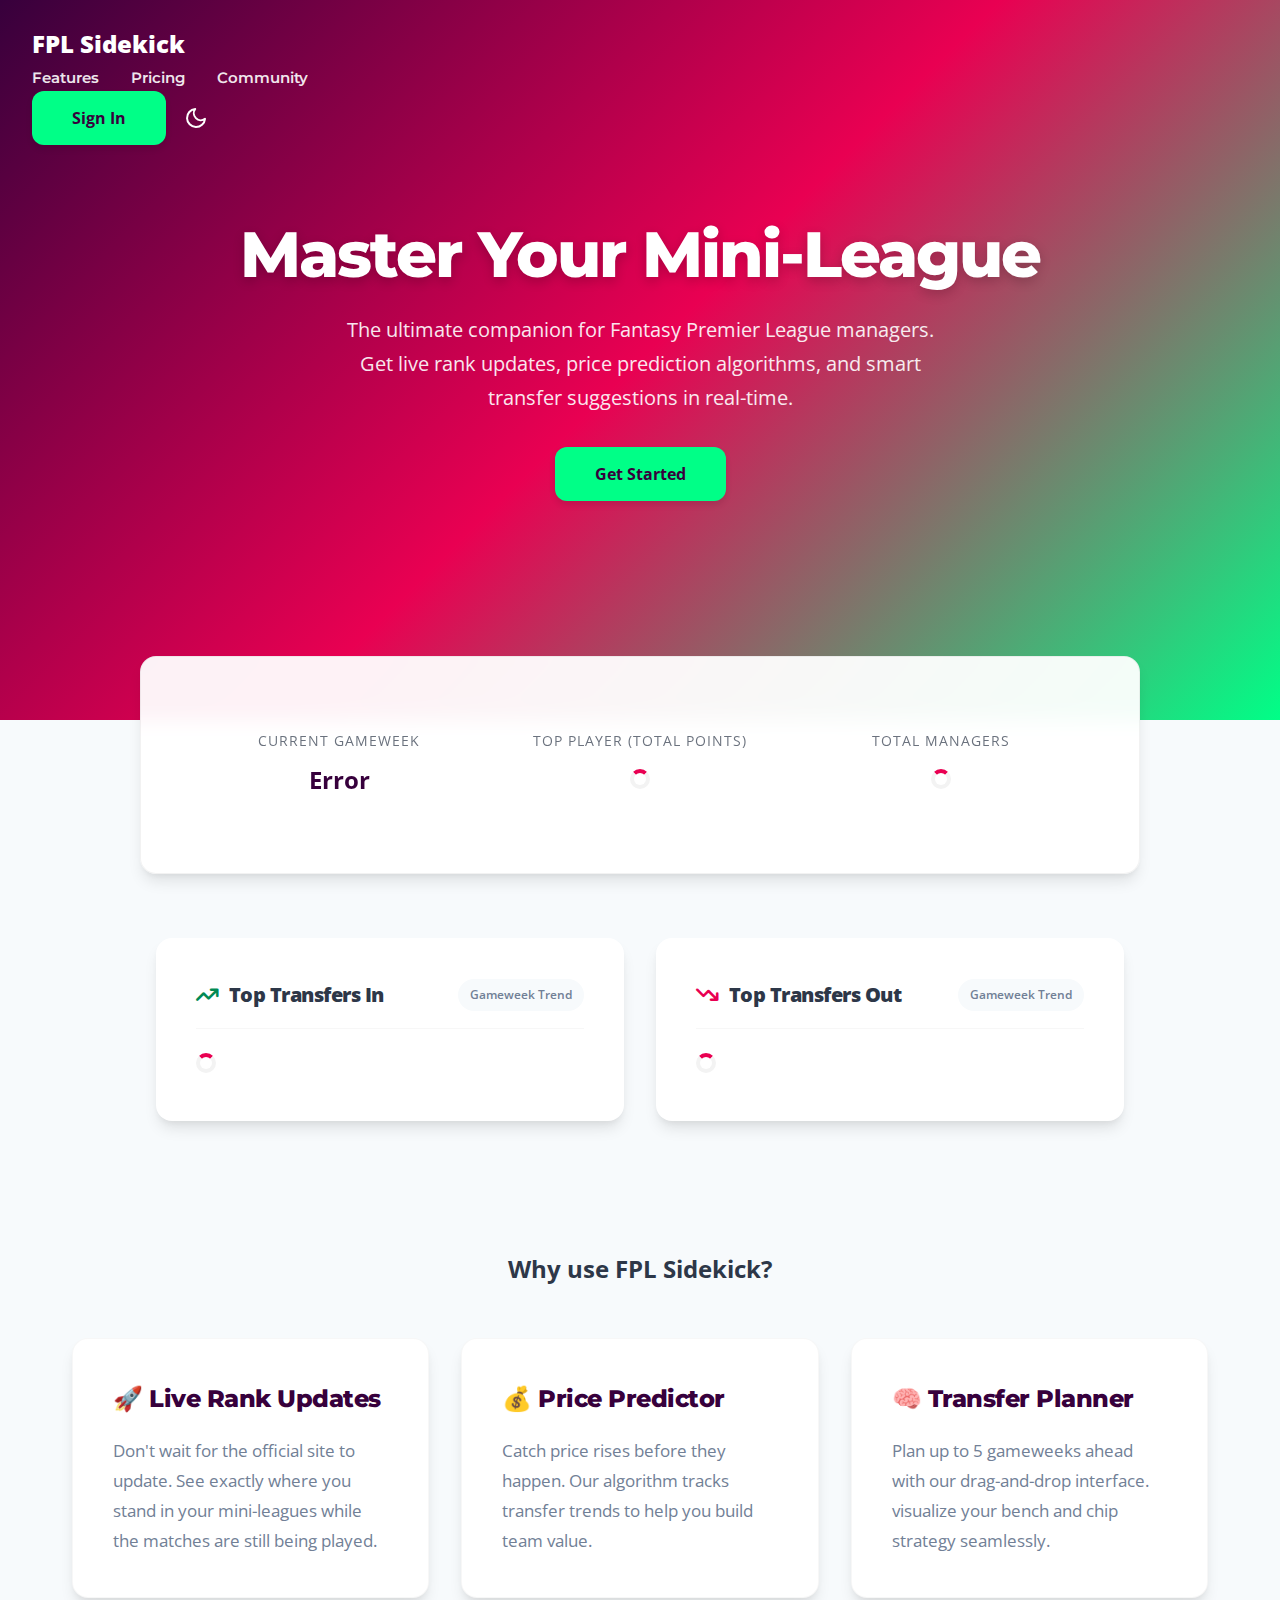
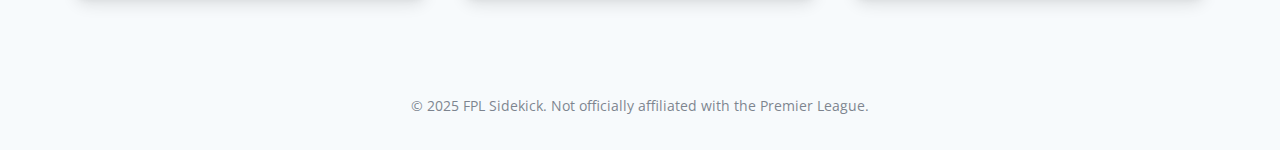
<file: index.html>
<!DOCTYPE html>
<html lang="en" data-theme="light">
<head>
    <meta charset="UTF-8">
    <meta name="viewport" content="width=device-width, initial-scale=1.0">
    <title>FPL Sidekick | Your Fantasy Premier League Companion</title>
    <link href="https://fonts.googleapis.com/css2?family=Montserrat:wght@700;800&family=Open+Sans:wght@400;600&display=swap" rel="stylesheet">
    <link rel="stylesheet" href="https://cdnjs.cloudflare.com/ajax/libs/font-awesome/6.4.0/css/all.min.css">
    <link rel="stylesheet" href="style.css">
</head>
<body>

    <header>
        <div class="header-inner">
            <div class="logo">FPL Sidekick</div>
            
            <nav class="nav-links">
                <a href="#">Features</a>
                <a href="#">Pricing</a>
                <a href="#">Community</a>
            </nav>

            <div class="toggle-container">
                <button id="auth-btn" class="btn btn-primary">Sign In</button>
                <button id="theme-toggle" class="theme-btn" aria-label="Toggle Dark Mode">
                    <svg xmlns="http://www.w3.org/2000/svg" width="24" height="24" viewBox="0 0 24 24" fill="none" stroke="currentColor" stroke-width="2" stroke-linecap="round" stroke-linejoin="round"><path d="M21 12.79A9 9 0 1 1 11.21 3 7 7 0 0 0 21 12.79z"></path></svg>
                </button>
                
                <button class="hamburger" aria-label="Menu">
                    <i class="fa-solid fa-bars"></i>
                </button>
            </div>
        </div>
    </header>

    <section class="hero">
        <h1>Master Your Mini-League</h1>
        <p>
            The ultimate companion for Fantasy Premier League managers. 
            Get live rank updates, price prediction algorithms, and smart transfer suggestions in real-time.
        </p>
        <button class="btn btn-primary" onclick="alert('Coming soon!')">Get Started</button>
    </section>

    <div class="live-ticker" id="data-container">
        <div class="stat-box">
            <div class="stat-label">Current Gameweek</div>
            <div class="stat-value" id="gw-display"><div class="loader"></div></div>
        </div>
        <div class="stat-box">
            <div class="stat-label">Top Player (Total Points)</div>
            <div class="stat-value" id="top-player-display"><div class="loader"></div></div>
        </div>
        <div class="stat-box">
            <div class="stat-label">Total Managers</div>
            <div class="stat-value" id="managers-display"><div class="loader"></div></div>
        </div>
    </div>

    <section class="dashboard">
        <div class="tab-nav">
            <button class="tab-btn active" data-tab="tab-hot">Market Hot <i class="fa-solid fa-fire"></i></button>
            <button class="tab-btn" data-tab="tab-cold">Market Cold <i class="fa-regular fa-snowflake"></i></button>
        </div>

        <div id="tab-hot" class="tab-content active">
            <div class="dash-card">
                <div class="dash-header">
                    <h3><i class="fa-solid fa-arrow-trend-up text-trend-up"></i> Top Transfers In</h3>
                    <span class="tag">Gameweek Trend</span>
                </div>
                <div id="market-hot-list" class="player-list">
                    <div class="loader"></div>
                </div>
            </div>
        </div>

        <div id="tab-cold" class="tab-content">
            <div class="dash-card">
                <div class="dash-header">
                    <h3><i class="fa-solid fa-arrow-trend-down text-trend-down"></i> Top Transfers Out</h3>
                    <span class="tag">Gameweek Trend</span>
                </div>
                <div id="market-cold-list" class="player-list">
                    <div class="loader"></div>
                </div>
            </div>
        </div>
    </section>
    
    <section class="features">
        <h2>Why use FPL Sidekick?</h2>
        <div class="features-grid">
            <div class="feature-card">
                <h3>🚀 Live Rank Updates</h3>
                <p>Don't wait for the official site to update. See exactly where you stand in your mini-leagues while the matches are still being played.</p>
            </div>
            <div class="feature-card">
                <h3>💰 Price Predictor</h3>
                <p>Catch price rises before they happen. Our algorithm tracks transfer trends to help you build team value.</p>
            </div>
            <div class="feature-card">
                <h3>🧠 Transfer Planner</h3>
                <p>Plan up to 5 gameweeks ahead with our drag-and-drop interface. visualize your bench and chip strategy seamlessly.</p>
            </div>
        </div>
    </section>

    <footer>
        &copy; 2025 FPL Sidekick. Not officially affiliated with the Premier League.
    </footer>

    <div id="auth-modal" class="modal hidden">
        <div class="modal-content">
            <span id="close-modal" class="close-btn">&times;</span>
            <h2>Link Your Team</h2>
            <div class="input-group">
                <input type="number" id="fpl-id-input" placeholder="Enter your FPL Team ID">
                <button id="save-id-btn" class="btn btn-primary">Save</button>
            </div>
            
            <div class="tutorial-box">
                <h4> How to find your ID:</h4>
                <ol>
                    <li>Login to the official <a href="https://fantasy.premierleague.com/" target="_blank">FPL website</a>.</li>
                    <li>Click on the <strong>"Points"</strong> tab.</li>
                    <li>Look at the URL in your browser address bar.</li>
                    <li>The number is the ID: <em>.../entry/<strong>123456</strong>/event/...</em></li>
                </ol>
            </div>
        </div>
    </div>

    <script type="module" src="script.js"></script>
</body>
</html>
</file>
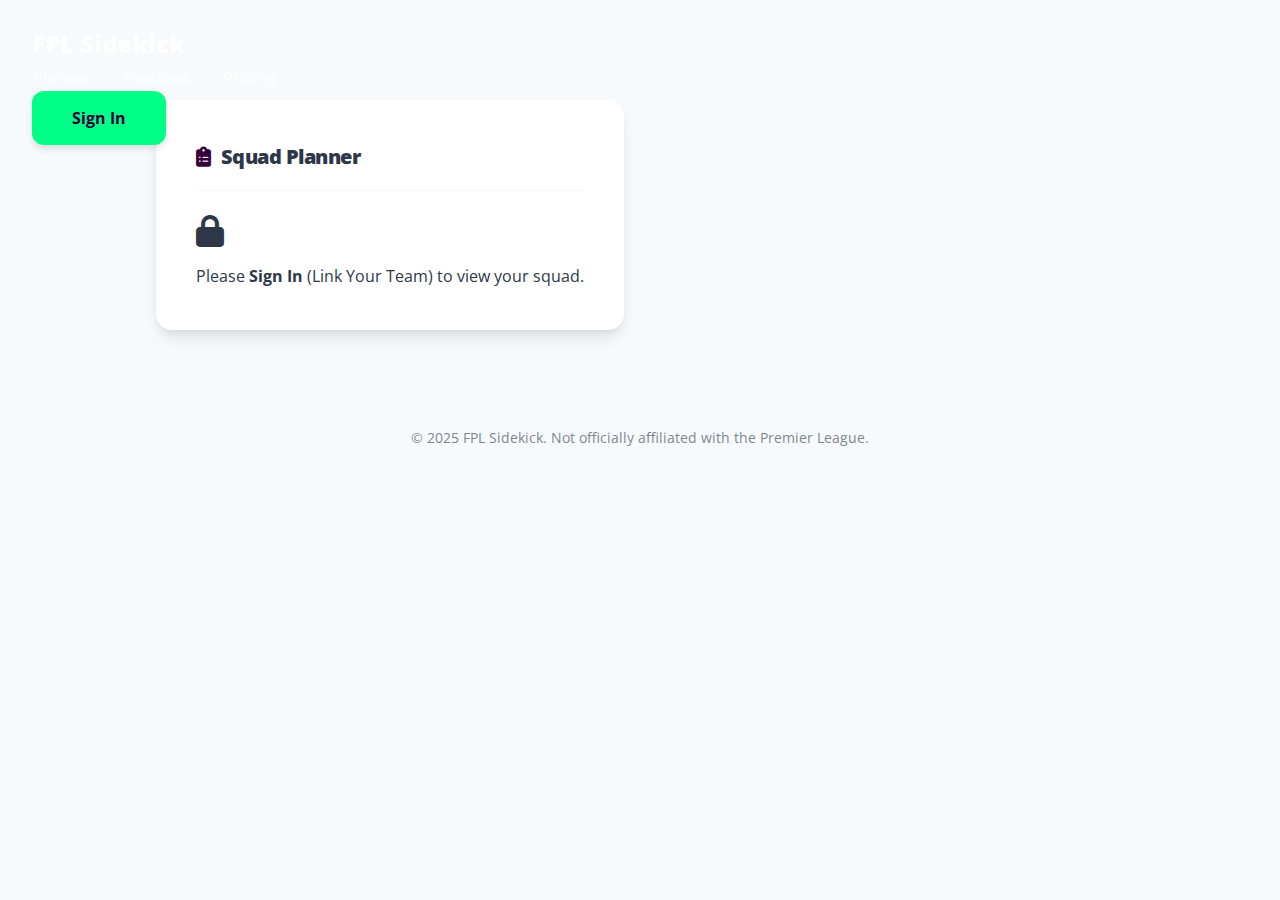
<file: planner.html>
<!DOCTYPE html>
<html lang="en" data-theme="light">
<head>
    <meta charset="UTF-8">
    <meta name="viewport" content="width=device-width, initial-scale=1.0">
    <title>Planner | FPL Sidekick</title>
    <link href="https://fonts.googleapis.com/css2?family=Montserrat:wght@700;800&family=Open+Sans:wght@400;600&display=swap" rel="stylesheet">
    <link rel="stylesheet" href="https://cdnjs.cloudflare.com/ajax/libs/font-awesome/6.4.0/css/all.min.css">
    <link rel="stylesheet" href="style.css">
</head>
<body>

    <header>
        <div class="header-inner">
            <div class="logo"><a href="index.html" style="text-decoration:none; color:inherit;">FPL Sidekick</a></div>
            
            <nav class="nav-links">
                <a href="planner.html">Planner</a>
                <a href="#">Features</a>
                <a href="#">Pricing</a>
            </nav>

            <div class="toggle-container">
                <button id="auth-btn" class="btn btn-primary">Sign In</button>
                <button id="theme-toggle" class="theme-btn" aria-label="Toggle Dark Mode">
                    <svg xmlns="http://www.w3.org/2000/svg" width="24" height="24" viewBox="0 0 24 24" fill="none" stroke="currentColor" stroke-width="2" stroke-linecap="round" stroke-linejoin="round"><path d="M21 12.79A9 9 0 1 1 11.21 3 7 7 0 0 0 21 12.79z"></path></svg>
                </button>
                
                <button class="hamburger" aria-label="Menu">
                    <i class="fa-solid fa-bars"></i>
                </button>
            </div>
        </div>
    </header>

    <div style="padding-top: 100px;"></div>

    <section id="planner" class="dashboard">
        <div class="dash-card">
            <div class="dash-header">
                <h3><i class="fa-solid fa-clipboard-list" style="color: var(--fpl-purple);"></i> Squad Planner</h3>
                <div class="tab-nav" style="margin: 0;">
                    <button class="tab-btn active">Formation</button>
                </div>
            </div>

            <div id="planner-content" class="planner-container">
                <div id="planner-message" class="planner-empty">
                    <i class="fa-solid fa-lock" style="font-size: 2rem; margin-bottom: 1rem;"></i>
                    <p>Please <strong>Sign In</strong> (Link Your Team) to view your squad.</p>
                </div>

                <div id="squad-view" style="display: none;">
                    <div class="pitch" id="pitch-field">
                        </div>
                    
                    <h4 style="margin: 1rem 0; color: var(--text-muted); font-size: 0.9rem;">Bench</h4>
                    <div class="bench-container" id="bench-field">
                        </div>
                </div>
            </div>
        </div>
    </section>

    <footer>
        &copy; 2025 FPL Sidekick. Not officially affiliated with the Premier League.
    </footer>

    <div id="auth-modal" class="modal hidden">
        <div class="modal-content">
            <span id="close-modal" class="close-btn">&times;</span>
            <h2>Link Your Team</h2>
            <div class="input-group">
                <input type="number" id="fpl-id-input" placeholder="Enter your FPL Team ID">
                <button id="save-id-btn" class="btn btn-primary">Save</button>
            </div>
            <div class="tutorial-box">
                <h4>How to find your ID:</h4>
                <ol>
                    <li>Login to the official FPL website.</li>
                    <li>Click on the <strong>"Points"</strong> tab.</li>
                    <li>The number in the URL is the ID: <em>.../entry/<strong>123456</strong>/event/...</em></li>
                </ol>
            </div>
        </div>
    </div>

    <script type="module" src="script.js"></script>
</body>
</html>
</file>
<file: style.css>
/* --- CSS VARIABLES & THEME CONFIG --- */
:root {
    /* FPL Official Colors */
    --fpl-purple: #37003c;
    --fpl-pink: #e90052;
    --fpl-cyan: #00ff87;
    
    /* Modern Palette & System */
    --bg-color: #F7FAFC;       /* Cleaner, cooler grey-white */
    --text-color: #2D3748;     /* Soft dark grey, not pure black */
    --text-muted: #718096;     /* For secondary text */
    --card-bg: #FFFFFF;
    --nav-bg: rgba(255, 255, 255, 0.85); /* Glassmorphism base */
    
    /* Refined Spacing & Shape */
    --space-sm: 1.5rem;        /* More breathing room (was 1rem) */
    --space-md: 3rem;          /* (was 2rem) */
    --space-lg: 6rem;          /* (was 4rem) */
    --radius-md: 16px;         /* Modern rounded corners */
    
    /* Typography */
    --font-head: 'Montserrat', sans-serif;
    --font-body: 'Open Sans', sans-serif;
    
    /* "Elevated" Shadow (Soft & diffused) */
    --shadow: 0 10px 15px -3px rgba(0, 0, 0, 0.1), 0 4px 6px -2px rgba(0, 0, 0, 0.05);
    
    /* Semantic Tokens (Light) */
    --surface-muted: #F7FAFC;      /* For tutorial boxes */
    --surface-input: #F7FAFC;      /* For form inputs */
    --surface-input-focus: #FFFFFF;
    --border-subtle: rgba(0, 0, 0, 0.03);
    --shadow-hover: 0 20px 25px -5px rgba(0, 0, 0, 0.1), 0 10px 10px -5px rgba(0, 0, 0, 0.04);

    /* Semantic Trends (Light Mode Safe) */
    --text-trend-up: #008a54;   /* Dark Green for white background */
    --text-trend-down: #e90052; /* Standard Pink */
    --surface-track: rgba(0,0,0,0.05);
}

[data-theme="dark"] {
    /* Dark Mode Defaults */
    --bg-color: #1a1a1a;
    
    /* Semantic Tokens (Dark) */
    --surface-muted: rgba(255, 255, 255, 0.05); /* Low opacity white = soft dark grey */
    --surface-input: rgba(0, 0, 0, 0.2);        /* Darker inset for inputs */
    --surface-input-focus: rgba(0, 0, 0, 0.4);
    --border-subtle: rgba(255, 255, 255, 0.1);  /* Visible white border for dark mode */
    --shadow-hover: 0 25px 30px -5px rgba(0, 0, 0, 0.5); /* Stronger shadow for depth */
    --text-color: #f0f4f8;
    --card-bg: #2d2d2d;
    --nav-bg: rgba(26, 26, 26, 0.9);
    --shadow: 0 4px 6px rgba(0,0,0,0.5);

    /* Semantic Trends (Dark Mode) */
    --text-trend-up: #00ff87;   /* Neon Cyan for dark background */
    --text-trend-down: #ff4081; /* Lighter Pink for contrast */
    --surface-track: rgba(255,255,255,0.1);
}

* {
    box-sizing: border-box;
    margin: 0;
    padding: 0;
    font-family: var(--font-body);
    transition: background-color 0.3s ease, color 0.3s ease;
}

body {
    background-color: var(--bg-color);
    color: var(--text-color);
    line-height: 1.7; /* Better readability */
    overflow-x: hidden;
    -webkit-font-smoothing: antialiased; /* Crisper text */
}

/* --- GRADIENT HERO SECTION --- */
.hero {
    background: linear-gradient(135deg, var(--fpl-purple), var(--fpl-pink), var(--fpl-cyan));
    color: white;
    min-height: 80vh;
    display: flex;
    flex-direction: column;
    align-items: center;
    justify-content: center;
    text-align: center;
    padding: var(--space-lg) var(--space-sm);
    position: relative;
}

.hero h1 {
    font-family: var(--font-head);
    font-size: 4rem; /* Slightly larger */
    font-weight: 800;
    margin-bottom: var(--space-sm);
    text-shadow: 0 4px 12px rgba(0,0,0,0.2);
    letter-spacing: -2px; /* Tighter, more modern tracking */
    line-height: 1.1;
}

.hero p {
    font-size: 1.25rem;
    max-width: 600px;
    margin-bottom: 2rem;
    opacity: 0.9;
}

/* --- BUTTONS --- */
.btn {
    padding: 1rem 2.5rem;
    border-radius: 12px; /* Consistent "Squircle" shape */
    text-decoration: none;
    font-weight: 700;
    font-size: 1rem;
    cursor: pointer;
    border: none;
    transition: all 0.2s ease;
    box-shadow: 0 4px 6px rgba(0,0,0,0.1); /* Subtle button shadow */
}

.btn-primary {
    background-color: var(--fpl-cyan);
    color: var(--fpl-purple);
}

.btn-primary:hover {
    transform: scale(1.05);
    background-color: #fff;
}

/* --- HEADER & TOGGLE --- */
header {
    position: absolute;
    top: 0;
    width: 100%;
    padding: 1.5rem 2rem;
    display: flex;
    justify-content: space-between;
    align-items: center;
    z-index: 10;
}

.logo {
    font-weight: 800;
    font-size: 1.5rem;
    color: white;
}

.toggle-container {
    display: flex;
    align-items: center;
    gap: 10px;
}

.theme-btn {
    background: none;
    border: none;
    cursor: pointer;
    color: white;
    padding: 8px;
    border-radius: 50%;
    transition: background-color 0.2s;
    display: flex;
    align-items: center;
    justify-content: center;
}

.theme-btn:hover {
    background-color: rgba(255, 255, 255, 0.2);
}

/* Navigation Links (Desktop) */
.nav-links { display: flex; gap: 2rem; }
.nav-links a { 
    text-decoration: none; color: white; font-weight: 600; font-size: 0.95rem; 
    opacity: 0.9; transition: opacity 0.2s; font-family: var(--font-head);
}
.nav-links a:hover { opacity: 1; text-decoration: underline; text-underline-offset: 4px; }

/* Hamburger (Hidden on Desktop) */
.hamburger {
    display: none; background: none; border: none; 
    color: white; font-size: 1.5rem; cursor: pointer; padding-left: 10px;
}

/* --- LIVE DATA BAR --- */
.live-ticker {
    background-color: var(--card-bg); /* Fallback */
    background: rgba(255, 255, 255, 0.95); /* Slight transparency */
    backdrop-filter: blur(10px); /* Glass effect */
    padding: var(--space-md);
    width: 90%;
    max-width: 1000px;
    margin: -4rem auto 4rem auto; /* Deeper overlap */
    border-radius: var(--radius-md);
    box-shadow: var(--shadow);
    display: flex;
    flex-wrap: wrap;
    justify-content: space-around;
    align-items: center;
    position: relative;
    z-index: 5;
    text-align: center;
    border: 1px solid rgba(0,0,0,0.05); /* Subtle crisp border */
}

[data-theme="dark"] .live-ticker {
    background: rgba(30, 30, 30, 0.95); /* Dark glass effect */
    border: 1px solid rgba(255,255,255,0.1);
}

.stat-box {
    padding: var(--space-sm);
    flex: 1;
    min-width: 150px;
}

.stat-label {
    font-size: 0.85rem;
    text-transform: uppercase;
    letter-spacing: 1px;
    opacity: 0.7;
    margin-bottom: 0.5rem;
}

.stat-value {
    font-size: 1.5rem;
    font-weight: bold;
    color: var(--fpl-purple);
}

[data-theme="dark"] .stat-value {
    color: var(--fpl-cyan);
}

/* --- DASHBOARD & TABS --- */
.dashboard {
    max-width: 1000px;
    margin: 0 auto 4rem;
    padding: 0 1rem;
}

/* Tab Navigation - Modern Segmented Control Style */
.tab-nav {
    display: flex;
    justify-content: center;
    background-color: var(--surface-track); /* Semantic Token */
    padding: 0.3rem;
    border-radius: 50px;
    width: fit-content;
    margin: 0 auto 2rem auto;
}

[data-theme="dark"] .tab-nav { background-color: rgba(255,255,255,0.1); }

.tab-btn {
    background: transparent;
    border: none;
    color: var(--text-muted);
    padding: 0.6rem 2rem;
    border-radius: 40px;
    font-weight: 600;
    /* Icon alignment */
    display: inline-flex; 
    align-items: center; 
    gap: 8px;
    cursor: pointer;
    font-size: 0.9rem;
    transition: all 0.2s ease;
}

.tab-btn:hover { color: var(--text-color); }

.tab-btn.active {
    background: var(--card-bg); /* White pill on grey track */
    color: var(--fpl-purple);
    box-shadow: 0 2px 8px rgba(0,0,0,0.1); /* Subtle lift */
}

[data-theme="dark"] .tab-btn.active {
    color: var(--fpl-cyan);
    background: #3d3d3d;
}

/* Tab Visibility */
.tab-content { display: none; animation: fadeIn 0.3s ease; }
.tab-content.active { display: block; }
@keyframes fadeIn { from { opacity: 0; transform: translateY(5px); } to { opacity: 1; transform: translateY(0); } }

/* Dashboard Card */
.dash-card {
    background: var(--card-bg);
    border-radius: var(--radius-md);
    box-shadow: var(--shadow);
    padding: 1.25rem; /* Mobile First: Tighter density */
    border: none; /* Removed border for cleaner look */
}

.dash-header {
    display: flex; justify-content: space-between; align-items: center;
    margin-bottom: 1.5rem; padding-bottom: 1rem;
    border-bottom: 1px solid var(--border-subtle);
}
.dash-header h3 { 
    font-size: 1.25rem; 
    color: var(--text-color); 
    font-weight: 800; 
    letter-spacing: -0.5px;
    /* Icon alignment */
    display: flex; 
    align-items: center; 
    gap: 10px; 
}
.tag { font-size: 0.75rem; background: var(--surface-muted); padding: 6px 12px; border-radius: 20px; color: var(--text-muted); font-weight: 600; }

/* Player Row Styling */
.player-row {
    display: flex; justify-content: space-between; align-items: center;
    padding: 1rem 0.5rem; /* More air */
    border-bottom: 1px solid var(--border-subtle);
    transition: background-color 0.2s;
}
.player-row:hover { background-color: var(--surface-muted); border-radius: 8px; } /* Hover effect */
.player-row:last-child { border-bottom: none; }

.p-info { display: flex; flex-direction: column; gap: 2px; }
.p-name { font-weight: 700; font-size: 1rem; color: var(--text-color); }
.p-meta { font-size: 0.85rem; color: var(--text-muted); }
.p-stat { font-weight: 800; font-size: 1.1rem; letter-spacing: -0.5px; } /* Bolder stats */

/* Utility Classes for Trends */
.text-trend-up { color: var(--text-trend-up); }
.text-trend-down { color: var(--text-trend-down); }

/* --- DESKTOP DASHBOARD (Split View) --- */
@media (min-width: 1024px) {
    .dashboard {
        display: grid;
        grid-template-columns: 1fr 1fr; /* Split screen */
        gap: 2rem;
        align-items: start;
    }

    /* Hide tabs on desktop - show everything at once */
    .tab-nav { display: none; }

    /* Force both panels to be visible overrides JS toggling */
    .tab-content { 
        display: block !important; 
        animation: none;
    }

    /* Restore spacious padding for desktop */
    .dash-card { padding: 2.5rem; }
}

/* --- FEATURES SECTION --- */
.features {
    padding: 4rem 2rem;
    max-width: 1200px;
    margin: 0 auto;
    text-align: center;
}

.features-grid {
    display: grid;
    grid-template-columns: repeat(3, 1fr); /* Strict 3-column desktop grid */
    gap: 2rem;
    margin-top: 3rem;
}

.feature-card {
    background-color: var(--card-bg);
    padding: 2.5rem; /* Balanced spacing */
    border-radius: var(--radius-md);
    box-shadow: var(--shadow); /* Soft shadow */
    text-align: left;
    border: 1px solid var(--border-subtle); /* Semantic Token */
    transition: transform 0.3s ease, box-shadow 0.3s ease;
}

.feature-card:hover {
    transform: translateY(-8px); /* Higher lift */
    box-shadow: var(--shadow-hover); /* Semantic Token */
}

.feature-card h3 {
    font-family: var(--font-head);
    font-weight: 800; /* Extra bold for confidence */
    font-size: 1.5rem;
    letter-spacing: -0.5px;
    margin-bottom: 1rem;
    color: var(--fpl-purple);
}

/* New Rule: Muted text for better hierarchy */
.feature-card p {
    color: var(--text-muted);
    font-size: 1.05rem;
    line-height: 1.8;
}

[data-theme="dark"] .feature-card h3 {
    color: var(--fpl-pink);
}

.loader {
    border: 4px solid #f3f3f3;
    border-top: 4px solid var(--fpl-pink);
    border-radius: 50%;
    width: 20px;
    height: 20px;
    animation: spin 1s linear infinite;
    display: inline-block;
}

@keyframes spin { 0% { transform: rotate(0deg); } 100% { transform: rotate(360deg); } }

footer {
    text-align: center; 
    padding: 2rem; 
    opacity: 0.6; 
    font-size: 0.9rem;
}

/* --- MOBILE RESPONSIVENESS --- */
@media (max-width: 768px) {
    /* Header: tighter spacing for mobile */
    header { padding: 1rem 1.5rem; }
    .logo { font-size: 1.2rem; }

    /* Mobile Navigation Logic */
    .hamburger { display: block; }
    
    .nav-links {
        position: absolute; 
        top: 100%; left: 0; width: 100%;
        background-color: var(--card-bg); /* Solid background for readability */
        flex-direction: column; 
        align-items: center; 
        padding: 2rem; 
        gap: 1.5rem;
        box-shadow: 0 10px 20px rgba(0,0,0,0.1);
        display: none; /* Hidden by default */
    }
    
    .nav-links.active { display: flex; animation: slideDown 0.3s ease; }
    .nav-links a { color: var(--text-color); font-size: 1.2rem; } /* Dark text on white bg */

    @keyframes slideDown { from { opacity: 0; transform: translateY(-10px); } to { opacity: 1; transform: translateY(0); } }

    /* Hero: Compact & Text-focused */
    .hero { min-height: auto; padding: 7rem 1.5rem 4rem; }
    .hero h1 { font-size: 2.25rem; margin-bottom: 1rem; }
    .hero p { font-size: 1rem; line-height: 1.5; margin-bottom: 1.5rem; }

    /* Live Ticker: 2-Column Grid Dashboard */
    .live-ticker {
        display: grid;
        grid-template-columns: 1fr 1fr;
        gap: 0.75rem;
        margin: -2.5rem auto 3rem; /* Pull up to overlap hero */
        padding: 1rem;
        width: 95%;
    }

    /* Stat Box: Card-like style */
    .stat-box {
        background: rgba(0,0,0,0.03); /* Subtle tile background */
        border-radius: 8px;
        padding: 0.75rem;
        width: 100%;
        border-bottom: none; /* Remove old border */
    }

    /* Make 'Top Player' span full width (Row 2) */
    .stat-box:nth-child(2) { grid-column: 1 / -1; order: 3; }
    
    .stat-value { font-size: 1.25rem; }
    .stat-label { font-size: 0.7rem; }

    /* Features: Mobile Density */
    .features { padding: 3rem 1.5rem; }
    
    /* Force 1-column stack for mobile scanning */
    .features-grid { 
        grid-template-columns: 1fr; 
        gap: 1rem; 
        margin-top: 2rem; 
    }

    /* Transform cards into scan-friendly tiles */
    .feature-card { 
        padding: 1.5rem; 
        border-radius: 12px; /* Slightly less rounded than desktop */
        box-shadow: 0 4px 6px rgba(0,0,0,0.05); /* Lower elevation for list feel */
    } 

    .feature-card h3 { font-size: 1.25rem; margin-bottom: 0.5rem; }
    .feature-card p { font-size: 0.95rem; }
}

/* --- MODAL STYLES --- */
.modal {
    position: fixed; top: 0; left: 0; width: 100%; height: 100%;
    background-color: rgba(0,0,0,0.6); 
    backdrop-filter: blur(8px); /* Modern frosted glass focus */
    z-index: 100;
    display: flex; justify-content: center; align-items: center;
    transition: opacity 0.3s ease;
}

.hidden { display: none; opacity: 0; pointer-events: none; }

.modal-content {
    background-color: var(--card-bg); 
    padding: var(--space-md);
    border-radius: var(--radius-md); 
    width: 90%; max-width: 480px;
    position: relative; 
    box-shadow: 0 25px 50px -12px rgba(0, 0, 0, 0.25); /* Deep elevation */
    text-align: center;
}

/* Typography override for Modal */
.modal-content h2 {
    font-family: var(--font-head);
    color: var(--text-color);
    margin-bottom: 0.5rem;
    font-size: 1.75rem;
}

.close-btn {
    position: absolute; top: 1rem; right: 1.5rem;
    font-size: 2rem; cursor: pointer; color: var(--text-muted);
    transition: color 0.2s;
    line-height: 1;
}
.close-btn:hover { color: var(--text-color); }

.input-group { 
    display: flex; gap: 10px; margin: 2rem 0; 
}

.input-group input {
    flex: 1; 
    padding: 1rem 1.25rem; 
    border-radius: 8px;
    border: 2px solid transparent; 
    background-color: var(--surface-input); /* Semantic Token */
    font-size: 1rem;
    color: var(--text-color);
    font-family: var(--font-body);
    transition: all 0.2s;
}

.input-group input:focus {
    background-color: var(--surface-input-focus); /* Semantic Token */
    border-color: var(--fpl-cyan);
    outline: none;
    box-shadow: 0 0 0 3px rgba(0, 255, 135, 0.1);
}

.tutorial-box {
    background: var(--surface-muted); /* Semantic Token */
    padding: 1.5rem;
    border-radius: 12px;
    font-size: 0.9rem; 
    text-align: left;
    color: var(--text-muted);
    border: 1px solid rgba(0,0,0,0.03);
}

.tutorial-box h4 {
    color: var(--text-color);
    margin-bottom: 0.5rem;
    display: flex; align-items: center; gap: 0.5rem;
}

.tutorial-box ol { 
    margin-left: 1.25rem; margin-top: 0.5rem; line-height: 1.6; 
}

.tutorial-box a { color: var(--fpl-pink); font-weight: 600; text-decoration: none; }

/* --- MOBILE MODAL (Bottom Sheet Layout) --- */
@media (max-width: 768px) {
    .modal {
        align-items: flex-end; /* Anchor to bottom instead of center */
    }

    .modal-content {
        max-width: 100%;
        width: 100%;
        border-radius: 24px 24px 0 0; /* Round top corners only */
        padding: 2rem 1.5rem 3rem; /* Extra padding for bottom safe-area */
        animation: slideUp 0.3s ease-out;
        box-shadow: 0 -10px 40px rgba(0,0,0,0.2);
    }

    .input-group {
        flex-direction: column; /* Stack Input & Button vertically */
        gap: 1rem;
        margin: 1.5rem 0;
    }

    .input-group input, 
    .input-group button {
        width: 100%;
        padding: 1.1rem; /* Larger touch targets */
        font-size: 1.1rem;
    }

    @keyframes slideUp {
        from { transform: translateY(100%); }
        to { transform: translateY(0); }
    }
}
</file>
